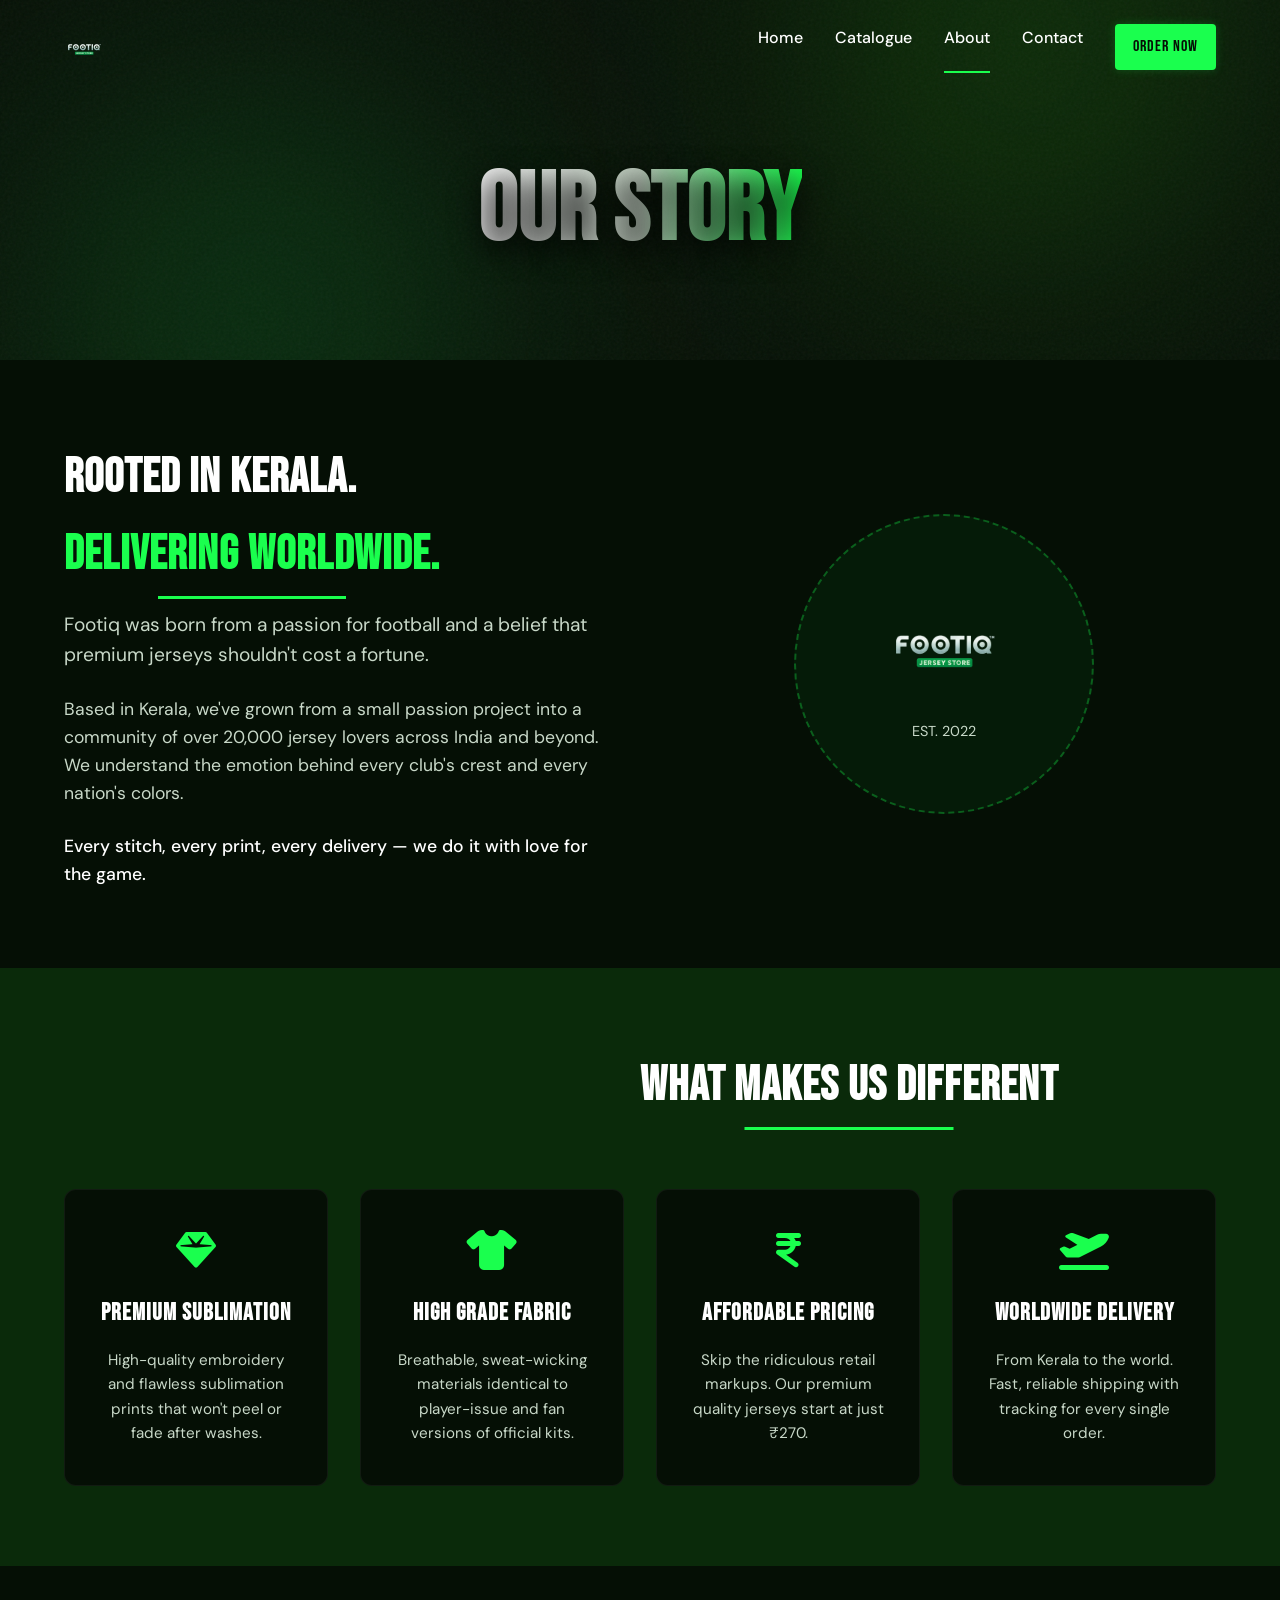
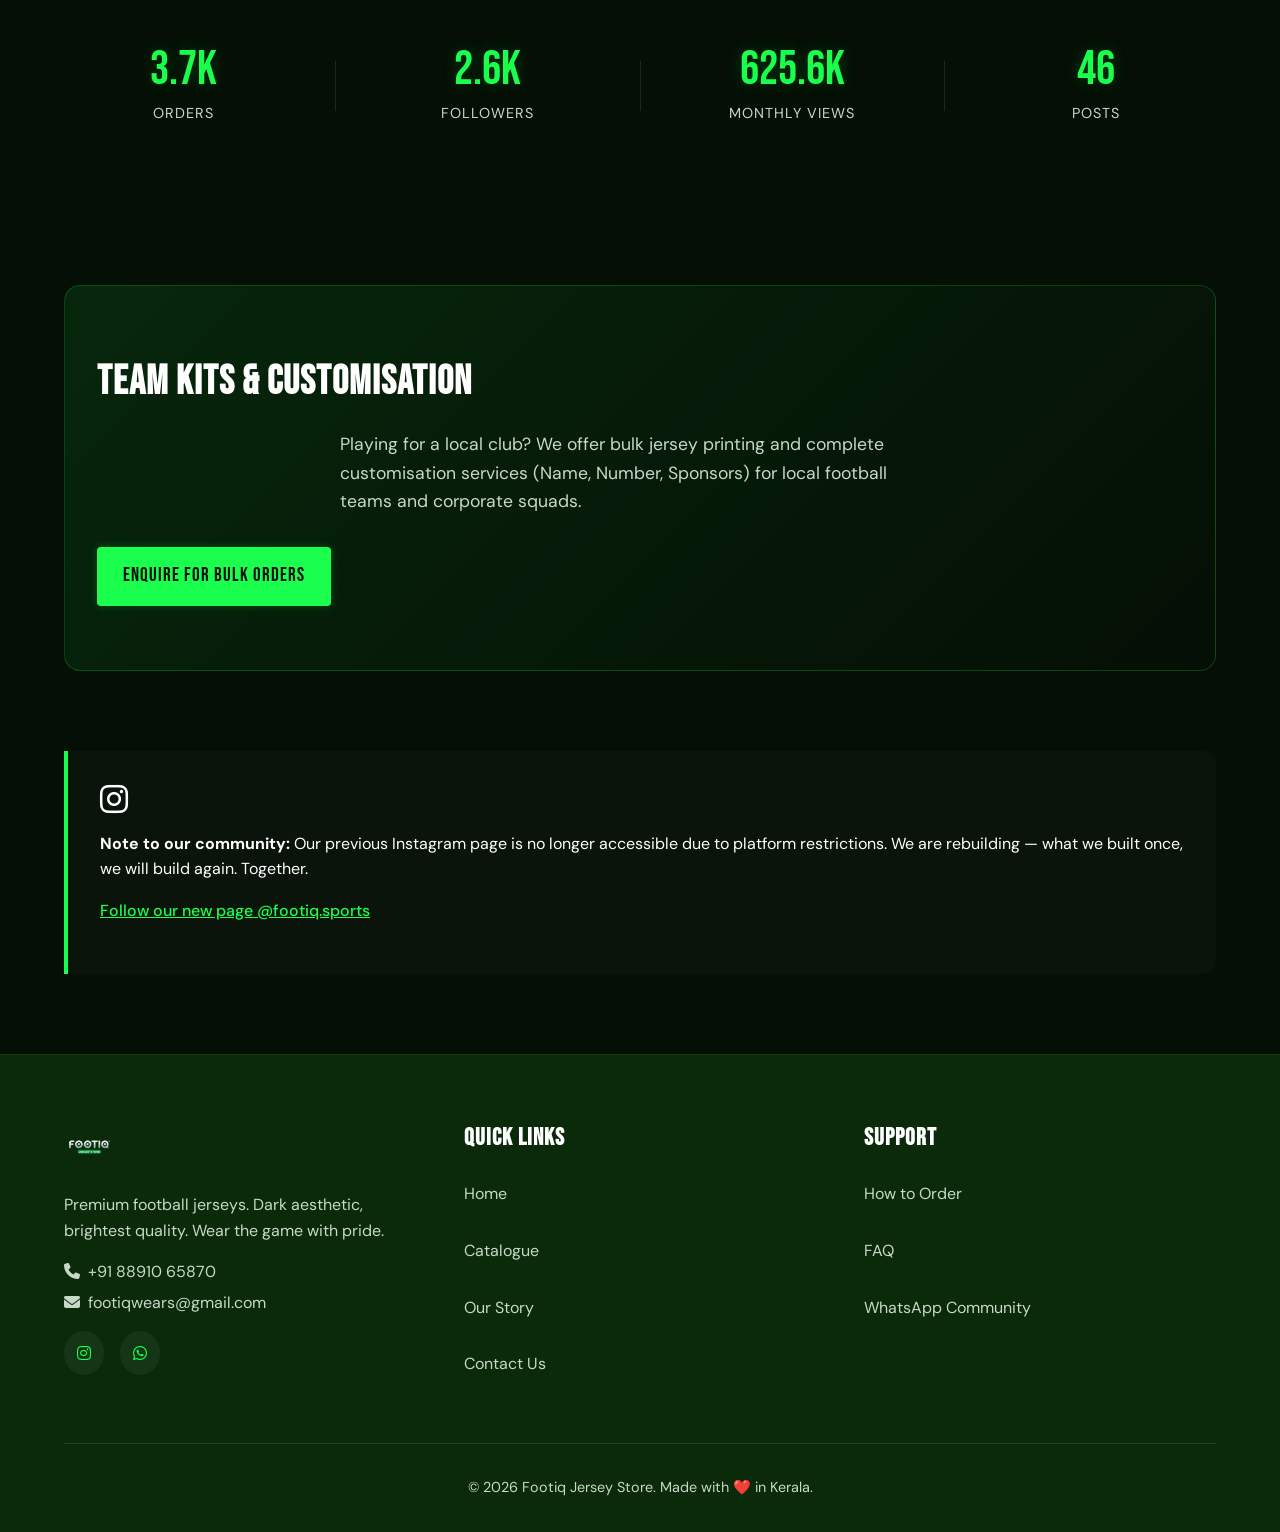
<file: about.html>
<!DOCTYPE html>
<html lang="en">
<head>
    <meta charset="UTF-8">
    <meta name="viewport" content="width=device-width, initial-scale=1.0">
    <title>About Us | Footiq Jersey Store</title>
    <meta name="description" content="Footiq was born from a passion for football. Based in Kerala, delivering premium jerseys worldwide since 2022.">
    <meta property="og:title" content="Our Story | Footiq">
    <meta property="og:description" content="Based in Kerala, we've grown from a small passion project into a community of over 20,000 jersey lovers.">
    <meta property="og:image" content="assets/logo.png">
    
    <link rel="icon" href="assets/logo.png" type="image/png">
    
    <link rel="preconnect" href="https://fonts.googleapis.com">
    <link rel="preconnect" href="https://fonts.gstatic.com" crossorigin>
    <link href="https://fonts.googleapis.com/css2?family=Bebas+Neue&family=DM+Sans:opsz,wght@9..40,400;9..40,500;9..40,600;9..40,700&display=swap" rel="stylesheet">
    <link rel="stylesheet" href="https://cdnjs.cloudflare.com/ajax/libs/font-awesome/6.4.0/css/all.min.css">
    <link rel="stylesheet" href="css/style.css">
</head>
<body>

    <!-- Navbar -->
    <nav class="navbar">
        <a href="index.html" class="nav-brand">
            <img src="assets/logo.png" alt="Footiq Jersey Store" class="nav-logo" style="height: 40px; object-fit: contain;">
        </a>
        <div class="hamburger">
            <span></span><span></span><span></span>
        </div>
        <div class="nav-links">
            <a href="index.html" class="nav-item">Home</a>
            <a href="catalogue.html" class="nav-item">Catalogue</a>
            <a href="about.html" class="nav-item active">About</a>
            <a href="contact.html" class="nav-item">Contact</a>
            <a href="https://wa.me/918891065870" target="_blank" class="btn btn-primary" style="padding: 0.5rem 1rem; font-size: 1rem;">Order Now</a>
        </div>
    </nav>

    <!-- Page Hero -->
    <header class="page-hero">
        <div class="aurora-bg"></div>
        <div class="noise-overlay"></div>
        <div class="container text-center reveal" style="position:relative; z-index:10;">
            <h1 class="hero-title" style="font-size: clamp(3rem, 8vw, 6rem);">OUR STORY</h1>
        </div>
    </header>

    <!-- Brand Story -->
    <section class="about-story section-padding">
        <div class="container">
            <div class="story-grid">
                <div class="story-text reveal" style="transition-delay: 0.1s;">
                    <h2 class="section-title" style="left:0; transform:none; text-align:left;">Rooted in Kerala.<br><span style="color:var(--color-aurora)">Delivering Worldwide.</span></h2>
                    <p style="font-size: 1.2rem; margin-bottom: 1.5rem; color: var(--text-secondary);">Footiq was born from a passion for football and a belief that premium jerseys shouldn't cost a fortune.</p>
                    <p style="font-size: 1.1rem; margin-bottom: 1.5rem; color: var(--text-secondary);">Based in Kerala, we've grown from a small passion project into a community of over 20,000 jersey lovers across India and beyond. We understand the emotion behind every club's crest and every nation's colors.</p>
                    <p style="font-size: 1.1rem; color: var(--text-primary); font-weight: 500;">Every stitch, every print, every delivery — we do it with love for the game.</p>
                </div>
                <div class="story-visual reveal" style="transition-delay: 0.3s;">
                    <div class="logo-circle">
                        <img src="assets/logo.png" alt="Footiq Jersey Store" style="height: 120px; object-fit: contain; margin-bottom: 1rem;">
                        <p style="font-size:0.9rem; color:var(--text-secondary);">EST. 2022</p>
                    </div>
                </div>
            </div>
        </div>
    </section>

    <!-- What Makes Us Different -->
    <section class="features section-padding" style="background: var(--bg-secondary);">
        <div class="container">
            <h2 class="section-title reveal">What Makes Us Different</h2>
            
            <div class="feature-grid">
                <div class="feature-card reveal" style="transition-delay: 0.1s;">
                    <i class="fa-solid fa-gem feature-icon"></i>
                    <h3>Premium Sublimation</h3>
                    <p>High-quality embroidery and flawless sublimation prints that won't peel or fade after washes.</p>
                </div>
                <div class="feature-card reveal" style="transition-delay: 0.2s;">
                    <i class="fa-solid fa-shirt feature-icon"></i>
                    <h3>High Grade Fabric</h3>
                    <p>Breathable, sweat-wicking materials identical to player-issue and fan versions of official kits.</p>
                </div>
                <div class="feature-card reveal" style="transition-delay: 0.3s;">
                    <i class="fa-solid fa-indian-rupee-sign feature-icon"></i>
                    <h3>Affordable Pricing</h3>
                    <p>Skip the ridiculous retail markups. Our premium quality jerseys start at just ₹270.</p>
                </div>
                <div class="feature-card reveal" style="transition-delay: 0.4s;">
                    <i class="fa-solid fa-plane-departure feature-icon"></i>
                    <h3>Worldwide Delivery</h3>
                    <p>From Kerala to the world. Fast, reliable shipping with tracking for every single order.</p>
                </div>
            </div>
        </div>
    </section>

    <!-- Journey Stats -->
    <section class="journey-stats section-padding">
        <div class="container stats-container reveal">
            <div class="stat-item">
                <span class="stat-number" data-target="20000" data-text="20K+">0</span>
                <span class="stat-label">Orders</span>
            </div>
            <div class="stat-divider"></div>
            <div class="stat-item">
                <span class="stat-number" data-target="14200" data-text="14.2K">0</span>
                <span class="stat-label">Followers</span>
            </div>
            <div class="stat-divider"></div>
            <div class="stat-item">
                <span class="stat-number" data-target="3400000" data-text="3.4M">0</span>
                <span class="stat-label">Monthly Views</span>
            </div>
            <div class="stat-divider"></div>
            <div class="stat-item">
                <span class="stat-number" data-target="247" data-text="247">0</span>
                <span class="stat-label">Posts</span>
            </div>
        </div>
    </section>

    <!-- Customisation Services -->
    <section class="customisation section-padding text-center">
        <div class="container">
            <div class="customisation-card reveal">
                <h2 class="heading-font" style="font-size: 2.5rem; margin-bottom: 1rem;">Team Kits & Customisation</h2>
                <p style="font-size: 1.1rem; color: var(--text-secondary); max-width: 600px; margin: 0 auto 2rem;">
                    Playing for a local club? We offer bulk jersey printing and complete customisation services (Name, Number, Sponsors) for local football teams and corporate squads.
                </p>
                <a href="https://wa.me/918891065870" target="_blank" class="btn btn-primary">Enquire for Bulk Orders</a>
            </div>
        </div>
    </section>

    <!-- Previous Page Notice -->
    <section class="notice-section section-padding" style="padding-top: 0;">
        <div class="container">
            <div class="notice-card reveal">
                <i class="fa-brands fa-instagram" style="font-size: 2rem; color: var(--text-primary); margin-bottom: 1rem;"></i>
                <p><strong>Note to our community:</strong> Our previous Instagram page is no longer accessible due to platform restrictions. We are rebuilding — what we built once, we will build again. Together.</p>
                <a href="https://www.instagram.com/footiq.sports/" target="_blank" style="color: var(--color-aurora); font-weight: 500; text-decoration: underline; margin-top: 1rem; display: inline-block;">Follow our new page @footiq.sports</a>
            </div>
        </div>
    </section>

    <!-- Footer -->
    <footer class="footer">
        <div class="container">
            <div class="footer-content">
                <div class="footer-col" style="flex: 2;">
                    <img src="assets/logo.png" alt="Footiq Jersey Store" style="height: 50px; object-fit: contain; margin-bottom: 1rem;">
                    <p>Premium football jerseys. Dark aesthetic, brightest quality. Wear the game with pride.</p>
                    <div style="margin-top: 1rem; color: var(--text-secondary);">
                        <p style="margin-bottom: 0.3rem;"><a href="tel:+918891065870"><i class="fa-solid fa-phone" style="width:20px;"></i> +91 88910 65870</a></p>
                        <p><a href="mailto:footiqwears@gmail.com"><i class="fa-solid fa-envelope" style="width:20px;"></i> footiqwears@gmail.com</a></p>
                    </div>
                    <div class="social-links">
                        <a href="https://www.instagram.com/footiq.sports/" target="_blank" class="social-icon"><i class="fa-brands fa-instagram"></i></a>
                        <a href="https://wa.me/918891065870" target="_blank" class="social-icon"><i class="fa-brands fa-whatsapp"></i></a>
                    </div>
                </div>
                
                <div class="footer-col">
                    <h3>Quick Links</h3>
                    <div class="footer-links">
                        <a href="index.html">Home</a>
                        <a href="catalogue.html">Catalogue</a>
                        <a href="about.html">Our Story</a>
                        <a href="contact.html">Contact Us</a>
                    </div>
                </div>
                
                <div class="footer-col">
                    <h3>Support</h3>
                    <div class="footer-links">
                        <a href="contact.html">How to Order</a>
                        <a href="contact.html">FAQ</a>
                        <a href="https://chat.whatsapp.com/EzghZ6xaZ2uLqM0MJuioJd" target="_blank">WhatsApp Community</a>
                    </div>
                </div>
            </div>
            
            <div class="footer-bottom">
                <p>&copy; 2026 Footiq Jersey Store. Made with ❤️ in Kerala.</p>
            </div>
        </div>
    </footer>

    <!-- JS -->
    <script src="js/main.js"></script>
</body>
</html>
</file>
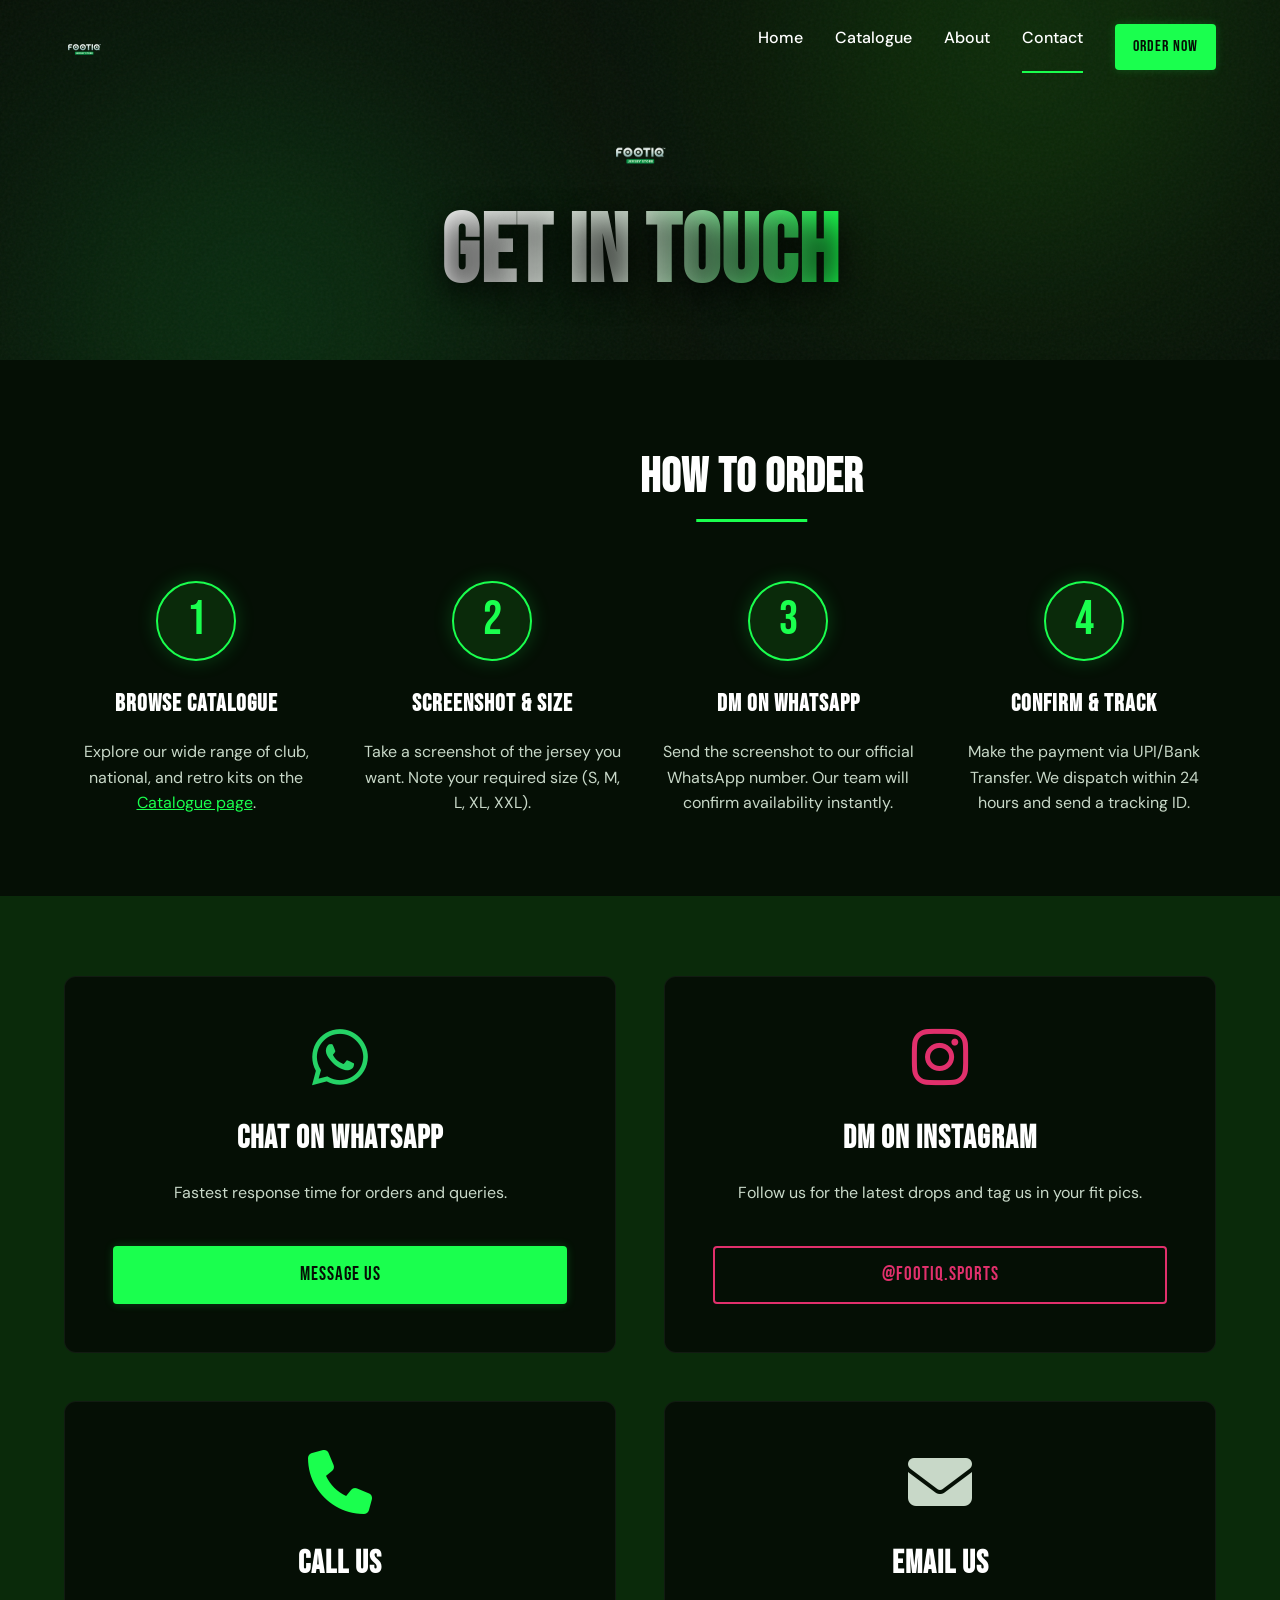
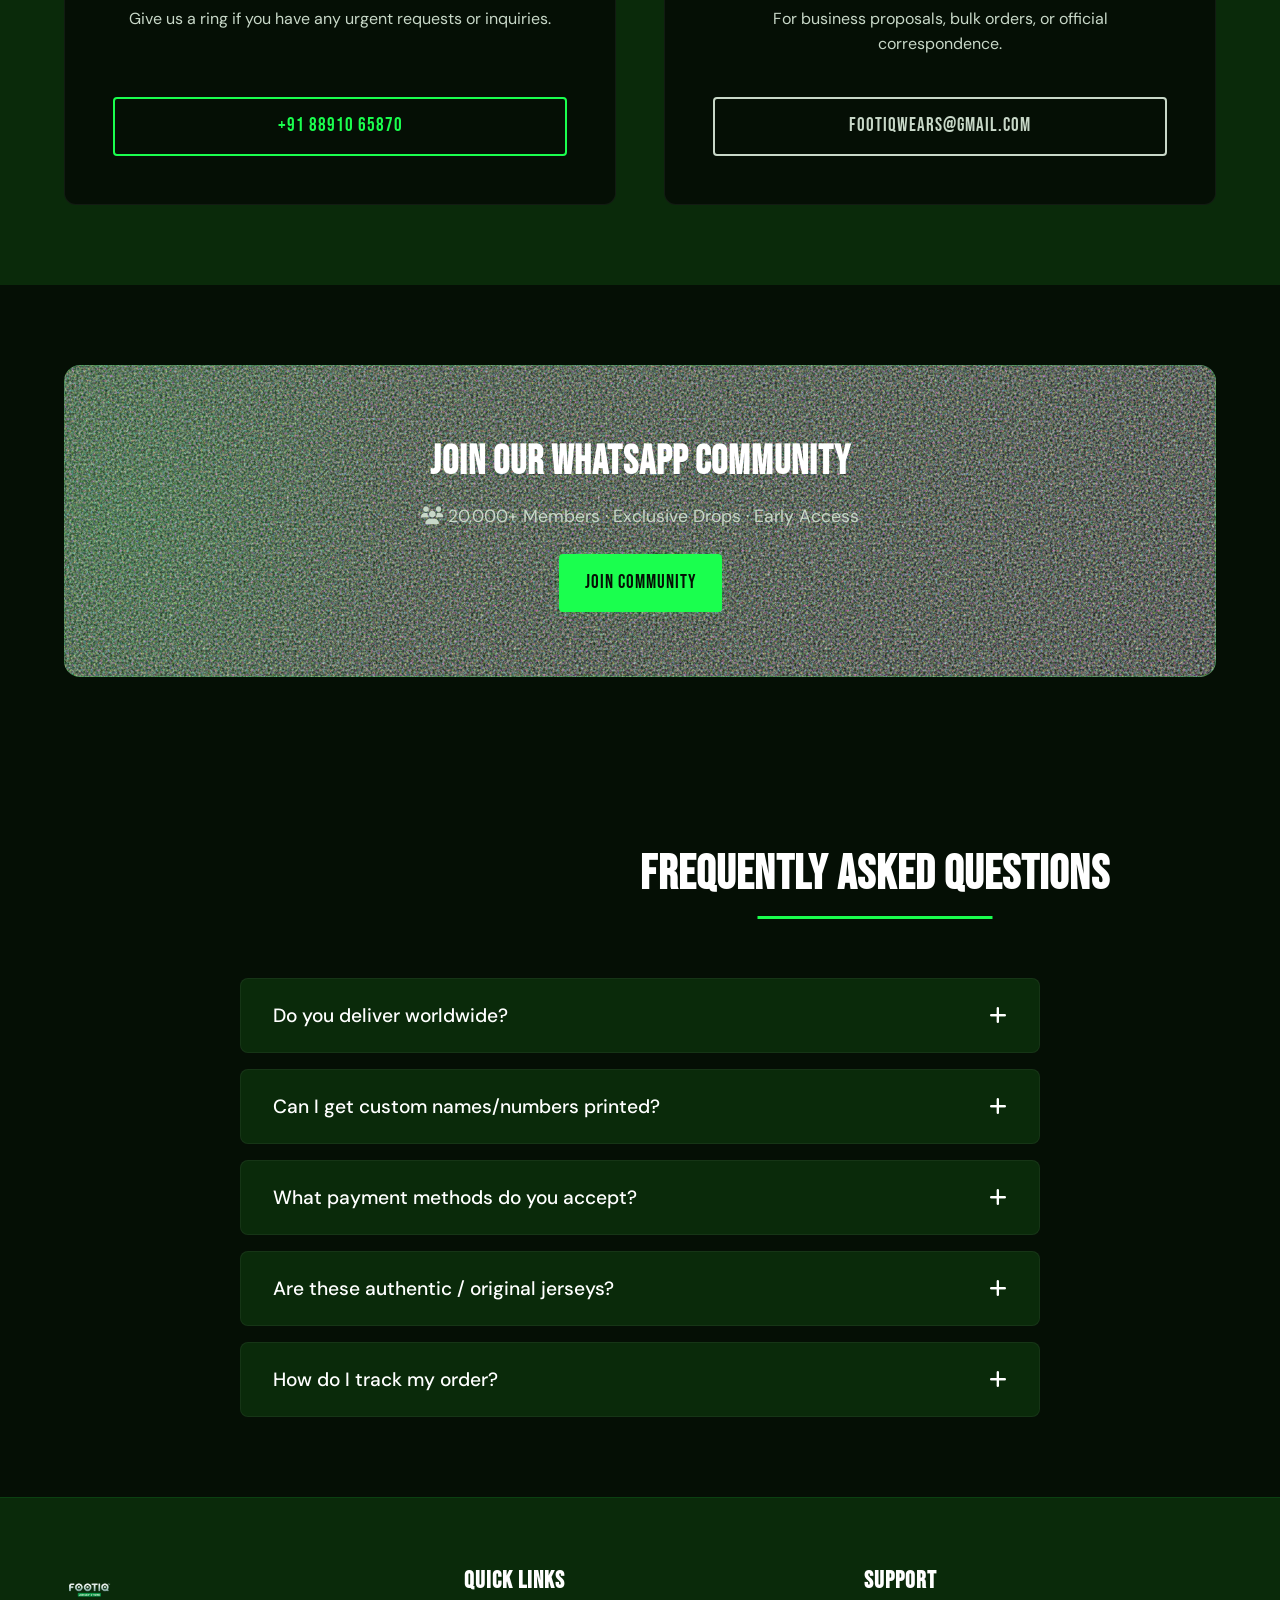
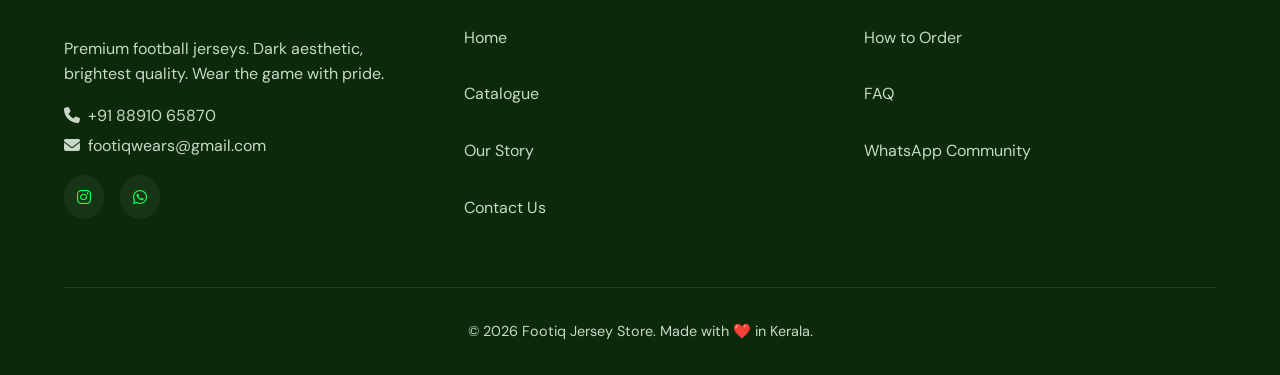
<file: contact.html>
<!DOCTYPE html>
<html lang="en">
<head>
    <meta charset="UTF-8">
    <meta name="viewport" content="width=device-width, initial-scale=1.0">
    <title>Contact & How to Order | Footiq Jersey Store</title>
    <meta name="description" content="Learn how to order premium jerseys from Footiq via WhatsApp. Worldwide delivery, top grade fabric. Join our community.">
    <meta property="og:title" content="Contact Us | Footiq">
    <meta property="og:image" content="assets/logo.png">
    
    <link rel="icon" href="assets/logo.png" type="image/png">
    
    <link rel="preconnect" href="https://fonts.googleapis.com">
    <link rel="preconnect" href="https://fonts.gstatic.com" crossorigin>
    <link href="https://fonts.googleapis.com/css2?family=Bebas+Neue&family=DM+Sans:opsz,wght@9..40,400;9..40,500;9..40,600;9..40,700&display=swap" rel="stylesheet">
    <link rel="stylesheet" href="https://cdnjs.cloudflare.com/ajax/libs/font-awesome/6.4.0/css/all.min.css">
    <link rel="stylesheet" href="css/style.css">
</head>
<body>

    <!-- Navbar -->
    <nav class="navbar">
        <a href="index.html" class="nav-brand">
            <img src="assets/logo.png" alt="Footiq Jersey Store" class="nav-logo" style="height: 40px; object-fit: contain;">
        </a>
        <div class="hamburger">
            <span></span><span></span><span></span>
        </div>
        <div class="nav-links">
            <a href="index.html" class="nav-item">Home</a>
            <a href="catalogue.html" class="nav-item">Catalogue</a>
            <a href="about.html" class="nav-item">About</a>
            <a href="contact.html" class="nav-item active">Contact</a>
            <a href="https://wa.me/918891065870" target="_blank" class="btn btn-primary" style="padding: 0.5rem 1rem; font-size: 1rem;">Order Now</a>
        </div>
    </nav>

    <header class="page-hero">
        <div class="aurora-bg"></div>
        <div class="noise-overlay"></div>
        <div class="container text-center reveal" style="position:relative; z-index:10;">
            <img src="assets/logo.png" alt="Footiq Jersey Store" style="height: 60px; object-fit: contain; margin-bottom: 1rem;">
            <h1 class="hero-title" style="font-size: clamp(3rem, 8vw, 6rem);">GET IN TOUCH</h1>
        </div>
    </header>

    <!-- How to Order -->
    <section class="order-guide section-padding">
        <div class="container">
            <h2 class="section-title reveal">How to Order</h2>
            
            <div class="order-grid">
                <div class="order-step-block reveal" style="transition-delay: 0.1s;">
                    <div class="step-num">1</div>
                    <div class="step-content">
                        <h3>Browse Catalogue</h3>
                        <p>Explore our wide range of club, national, and retro kits on the <a href="catalogue.html" style="color:var(--color-aurora); text-decoration:underline;">Catalogue page</a>.</p>
                    </div>
                </div>
                
                <div class="order-step-block reveal" style="transition-delay: 0.2s;">
                    <div class="step-num">2</div>
                    <div class="step-content">
                        <h3>Screenshot & Size</h3>
                        <p>Take a screenshot of the jersey you want. Note your required size (S, M, L, XL, XXL).</p>
                    </div>
                </div>
                
                <div class="order-step-block reveal" style="transition-delay: 0.3s;">
                    <div class="step-num">3</div>
                    <div class="step-content">
                        <h3>DM on WhatsApp</h3>
                        <p>Send the screenshot to our official WhatsApp number. Our team will confirm availability instantly.</p>
                    </div>
                </div>
                
                <div class="order-step-block reveal" style="transition-delay: 0.4s;">
                    <div class="step-num">4</div>
                    <div class="step-content">
                        <h3>Confirm & Track</h3>
                        <p>Make the payment via UPI/Bank Transfer. We dispatch within 24 hours and send a tracking ID.</p>
                    </div>
                </div>
            </div>
        </div>
    </section>

    <!-- Contact Cards -->
    <section class="contact-cards-section section-padding" style="background: var(--bg-secondary);">
        <div class="container">
            <div class="contact-card-grid">
                <!-- WhatsApp -->
                <a href="https://wa.me/918891065870" target="_blank" class="contact-card reveal" style="transition-delay: 0.1s;">
                    <i class="fa-brands fa-whatsapp contact-icon" style="color:#25D366;"></i>
                    <h3>Chat on WhatsApp</h3>
                    <p>Fastest response time for orders and queries.</p>
                    <span class="btn btn-primary" style="margin-top: 1rem; width:100%;">Message Us</span>
                </a>
                
                <!-- Instagram -->
                <a href="https://www.instagram.com/footiq.sports/" target="_blank" class="contact-card reveal" style="transition-delay: 0.2s;">
                    <i class="fa-brands fa-instagram contact-icon" style="color:#E1306C;"></i>
                    <h3>DM on Instagram</h3>
                    <p>Follow us for the latest drops and tag us in your fit pics.</p>
                    <span class="btn btn-outline" style="margin-top: 1rem; width:100%; border-color:#E1306C; color:#E1306C;">@footiq.sports</span>
                </a>
                
                <!-- Phone -->
                <a href="tel:+918891065870" class="contact-card reveal" style="transition-delay: 0.3s;">
                    <i class="fa-solid fa-phone contact-icon" style="color:var(--color-aurora);"></i>
                    <h3>Call Us</h3>
                    <p>Give us a ring if you have any urgent requests or inquiries.</p>
                    <span class="btn btn-outline" style="margin-top: 1rem; width:100%;">+91 88910 65870</span>
                </a>

                <!-- Email -->
                <a href="mailto:footiqwears@gmail.com" class="contact-card reveal" style="transition-delay: 0.4s;">
                    <i class="fa-solid fa-envelope contact-icon" style="color:#c8d8c8;"></i>
                    <h3>Email Us</h3>
                    <p>For business proposals, bulk orders, or official correspondence.</p>
                    <span class="btn btn-outline" style="margin-top: 1rem; width:100%; border-color:#c8d8c8; color:#c8d8c8;">footiqwears@gmail.com</span>
                </a>
            </div>
        </div>
    </section>

    <!-- Community Banner -->
    <section class="community-banner section-padding">
        <div class="container">
            <div class="community-card reveal">
                <div class="community-content">
                    <h2 class="heading-font" style="font-size: 2.5rem; margin-bottom: 0.5rem;">Join Our WhatsApp Community</h2>
                    <p style="color: var(--text-secondary); margin-bottom: 1.5rem; font-size: 1.1rem;"><i class="fa-solid fa-users"></i> 20,000+ Members · Exclusive Drops · Early Access</p>
                    <a href="https://chat.whatsapp.com/EzghZ6xaZ2uLqM0MJuioJd" target="_blank" class="btn btn-primary">Join Community</a>
                </div>
            </div>
        </div>
    </section>

    <!-- FAQ Accordion -->
    <section class="faq-section section-padding">
        <div class="container" style="max-width: 800px;">
            <h2 class="section-title reveal">Frequently Asked Questions</h2>
            
            <div class="faq-accordion reveal">
                
                <div class="faq-item">
                    <button class="faq-question">
                        <span>Do you deliver worldwide?</span>
                        <i class="fa-solid fa-plus"></i>
                    </button>
                    <div class="faq-answer">
                        <p>Yes, we ship globally! Delivery within India usually takes 3-7 working days. International shipping times vary depending on the destination (typically 7-14 days).</p>
                    </div>
                </div>
                
                <div class="faq-item">
                    <button class="faq-question">
                        <span>Can I get custom names/numbers printed?</span>
                        <i class="fa-solid fa-plus"></i>
                    </button>
                    <div class="faq-answer">
                        <p>Absolutely. We offer premium player namesets and personal customisation for a small additional cost. Just mention your requirement when ordering on WhatsApp.</p>
                    </div>
                </div>
                
                <div class="faq-item">
                    <button class="faq-question">
                        <span>What payment methods do you accept?</span>
                        <i class="fa-solid fa-plus"></i>
                    </button>
                    <div class="faq-answer">
                        <p>For Indian customers, we accept UPI, Google Pay, PhonePe, and IMPS/Bank Transfers. For international orders, we accept PayPal and standard international cards.</p>
                    </div>
                </div>
                
                <div class="faq-item">
                    <button class="faq-question">
                        <span>Are these authentic / original jerseys?</span>
                        <i class="fa-solid fa-plus"></i>
                    </button>
                    <div class="faq-answer">
                        <p>We provide the highest quality 1:1 premium master copies (both fan and player versions). They feature the exact same fabric, embroidery, and tags as the official retail versions, but at a fraction of the cost.</p>
                    </div>
                </div>
                
                <div class="faq-item">
                    <button class="faq-question">
                        <span>How do I track my order?</span>
                        <i class="fa-solid fa-plus"></i>
                    </button>
                    <div class="faq-answer">
                        <p>Once your order is dispatched (usually within 24-48 hours), we will send you a tracking link and waybill number directly on WhatsApp.</p>
                    </div>
                </div>

            </div>
        </div>
    </section>

    <!-- Footer -->
    <footer class="footer">
        <div class="container">
            <div class="footer-content">
                <div class="footer-col" style="flex: 2;">
                    <img src="assets/logo.png" alt="Footiq Jersey Store" style="height: 50px; object-fit: contain; margin-bottom: 1rem;">
                    <p>Premium football jerseys. Dark aesthetic, brightest quality. Wear the game with pride.</p>
                    <div style="margin-top: 1rem; color: var(--text-secondary);">
                        <p style="margin-bottom: 0.3rem;"><a href="tel:+918891065870"><i class="fa-solid fa-phone" style="width:20px;"></i> +91 88910 65870</a></p>
                        <p><a href="mailto:footiqwears@gmail.com"><i class="fa-solid fa-envelope" style="width:20px;"></i> footiqwears@gmail.com</a></p>
                    </div>
                    <div class="social-links">
                        <a href="https://www.instagram.com/footiq.sports/" target="_blank" class="social-icon"><i class="fa-brands fa-instagram"></i></a>
                        <a href="https://wa.me/918891065870" target="_blank" class="social-icon"><i class="fa-brands fa-whatsapp"></i></a>
                    </div>
                </div>
                
                <div class="footer-col">
                    <h3>Quick Links</h3>
                    <div class="footer-links">
                        <a href="index.html">Home</a>
                        <a href="catalogue.html">Catalogue</a>
                        <a href="about.html">Our Story</a>
                        <a href="contact.html">Contact Us</a>
                    </div>
                </div>
                
                <div class="footer-col">
                    <h3>Support</h3>
                    <div class="footer-links">
                        <a href="contact.html">How to Order</a>
                        <a href="contact.html">FAQ</a>
                        <a href="https://chat.whatsapp.com/EzghZ6xaZ2uLqM0MJuioJd" target="_blank">WhatsApp Community</a>
                    </div>
                </div>
            </div>
            
            <div class="footer-bottom">
                <p>&copy; 2026 Footiq Jersey Store. Made with ❤️ in Kerala.</p>
            </div>
        </div>
    </footer>

    <!-- JS -->
    <script src="js/main.js"></script>
    <script>
        document.addEventListener('DOMContentLoaded', () => {
            const faqQuestions = document.querySelectorAll('.faq-question');
            
            faqQuestions.forEach(btn => {
                btn.addEventListener('click', () => {
                    const answer = btn.nextElementSibling;
                    const icon = btn.querySelector('i');
                    const isOpen = btn.classList.contains('active');
                    
                    // Close all
                    faqQuestions.forEach(b => {
                        b.classList.remove('active');
                        b.nextElementSibling.style.maxHeight = null;
                        b.querySelector('i').className = 'fa-solid fa-plus';
                    });
                    
                    // Open clicked if it wasn't open
                    if (!isOpen) {
                        btn.classList.add('active');
                        answer.style.maxHeight = answer.scrollHeight + "px";
                        icon.className = 'fa-solid fa-minus';
                    }
                });
            });
        });
    </script>
</body>
</html>
</file>
<file: css/style.css>
@import url('https://fonts.googleapis.com/css2?family=Bebas+Neue&family=DM+Sans:opsz,wght@9..40,400;9..40,500;9..40,600;9..40,700&display=swap');

:root {
  /* Colors */
  --bg-primary: #050f05;
  --bg-secondary: #0a2a0a;
  --color-aurora: #1aff4e;
  --color-accent: #39ff14;
  --text-primary: #ffffff;
  --text-secondary: #c8d8c8;
  
  /* Fonts */
  --font-heading: 'Bebas Neue', sans-serif;
  --font-body: 'DM Sans', sans-serif;

  /* Transitions */
  --transition-fast: 0.2s ease;
  --transition-normal: 0.3s ease;
  --transition-slow: 0.5s ease;
  --transition-bounce: 0.4s cubic-bezier(0.175, 0.885, 0.32, 1.275);
}

* {
  margin: 0;
  padding: 0;
  box-sizing: border-box;
}

html {
  scroll-behavior: smooth;
}

body {
  font-family: var(--font-body);
  background-color: var(--bg-primary);
  color: var(--text-primary);
  line-height: 1.6;
  overflow-x: hidden;
}

/* Typography */
h1, h2, h3, h4, h5, h6, .heading-font {
  font-family: var(--font-heading);
  text-transform: uppercase;
  letter-spacing: 1px;
}

a {
  text-decoration: none;
  color: inherit;
  transition: color var(--transition-fast);
}

ul {
  list-style: none;
}

/* Buttons */
.btn {
  display: inline-flex;
  align-items: center;
  justify-content: center;
  gap: 0.5rem;
  padding: 0.75rem 1.5rem;
  font-family: var(--font-heading);
  font-size: 1.2rem;
  letter-spacing: 1px;
  border-radius: 4px;
  cursor: pointer;
  transition: all var(--transition-normal);
  border: 2px solid transparent;
  text-transform: uppercase;
}

.btn-primary {
  background-color: var(--color-aurora);
  color: var(--bg-primary);
  box-shadow: 0 0 10px rgba(26, 255, 78, 0.2);
}

.btn-primary:hover {
  background-color: var(--color-accent);
  box-shadow: 0 0 20px rgba(57, 255, 20, 0.5);
  transform: translateY(-2px);
}

.btn-outline {
  background-color: transparent;
  border-color: var(--color-aurora);
  color: var(--color-aurora);
}

.btn-outline:hover {
  background-color: rgba(26, 255, 78, 0.1);
  box-shadow: 0 0 15px rgba(26, 255, 78, 0.3);
  transform: translateY(-2px);
}

/* Navbar */
.navbar {
  position: fixed;
  top: 0;
  left: 0;
  width: 100%;
  padding: 1.5rem 5%;
  display: flex;
  justify-content: space-between;
  align-items: center;
  z-index: 1000;
  transition: all var(--transition-normal);
  background: transparent;
}

.navbar.scrolled {
  padding: 1rem 5%;
  background: rgba(5, 15, 5, 0.85);
  backdrop-filter: blur(12px);
  -webkit-backdrop-filter: blur(12px);
  border-bottom: 1px solid rgba(26, 255, 78, 0.1);
}

.nav-brand {
  display: flex;
  align-items: center;
}

.nav-logo {
  height: 40px;
  object-fit: contain;
}

/* For now, text fallback since we don't have the logo image */
.nav-brand-text {
  font-family: var(--font-heading);
  font-size: 2rem;
  color: var(--text-secondary); /* silver/chrome */
  display: flex;
  align-items: center;
  gap: 0.5rem;
}

.nav-brand-text .badge {
  background-color: var(--color-aurora);
  color: var(--bg-primary);
  font-size: 0.8rem;
  padding: 0.2rem 0.5rem;
  border-radius: 20px;
  letter-spacing: 0.5px;
}

.nav-links {
  display: flex;
  align-items: center;
  gap: 2rem;
}

.nav-links a.nav-item {
  font-weight: 500;
  font-size: 1rem;
  position: relative;
}

.nav-links a.nav-item::after {
  content: '';
  position: absolute;
  bottom: -4px;
  left: 0;
  width: 0%;
  height: 2px;
  background-color: var(--color-aurora);
  transition: width var(--transition-normal);
}

.nav-links a.nav-item:hover::after,
.nav-links a.nav-item.active::after {
  width: 100%;
}

.nav-links a.nav-item:hover {
  color: var(--color-aurora);
}

.hamburger {
  display: none;
  flex-direction: column;
  gap: 4px;
  cursor: pointer;
}

.hamburger span {
  width: 25px;
  height: 2px;
  background-color: var(--text-primary);
  transition: all var(--transition-fast);
}

/* Footer */
.footer {
  background-color: var(--bg-secondary);
  padding: 4rem 5% 2rem;
  border-top: 1px solid rgba(26, 255, 78, 0.1);
}

.footer-content {
  display: grid;
  grid-template-columns: repeat(auto-fit, minmax(200px, 1fr));
  gap: 3rem;
  margin-bottom: 3rem;
}

.footer-col h3 {
  font-size: 1.5rem;
  margin-bottom: 1.5rem;
  color: var(--text-primary);
}

.footer-col p {
  color: var(--text-secondary);
  margin-bottom: 1rem;
}

.footer-links {
  display: flex;
  flex-direction: column;
  gap: 0.8rem;
}

.footer-links a {
  color: var(--text-secondary);
}

.footer-links a:hover {
  color: var(--color-aurora);
  padding-left: 5px;
}

.social-links {
  display: flex;
  gap: 1rem;
  margin-top: 1rem;
}

.social-icon {
  display: flex;
  align-items: center;
  justify-content: center;
  width: 40px;
  height: 40px;
  border-radius: 50%;
  background-color: rgba(255, 255, 255, 0.05);
  color: var(--color-aurora);
  transition: all var(--transition-normal);
}

.social-icon:hover {
  background-color: var(--color-aurora);
  color: var(--bg-primary);
  transform: translateY(-3px);
  box-shadow: 0 5px 15px rgba(26, 255, 78, 0.3);
}

.footer-bottom {
  text-align: center;
  padding-top: 2rem;
  border-top: 1px solid rgba(255, 255, 255, 0.1);
  color: var(--text-secondary);
  font-size: 0.9rem;
}

/* Animation Utilities */
.reveal {
  opacity: 0;
  transform: translateY(30px);
  transition: all 0.8s cubic-bezier(0.5, 0, 0, 1);
}

.reveal.visible {
  opacity: 1;
  transform: translateY(0);
}

/* Background Aurora Animation */
.aurora-bg {
  position: absolute;
  top: 0;
  left: 0;
  width: 100%;
  height: 100%;
  overflow: hidden;
  z-index: -1;
  background: var(--bg-primary);
}

.aurora-bg::before,
.aurora-bg::after {
  content: '';
  position: absolute;
  width: 60vw;
  height: 60vw;
  border-radius: 50%;
  filter: blur(80px);
  mix-blend-mode: screen;
  animation: aurora-pulse 8s infinite alternate ease-in-out;
  opacity: 0.15;
}

.aurora-bg::before {
  top: -20%;
  left: -10%;
  background: radial-gradient(circle, var(--color-aurora) 0%, transparent 70%);
}

.aurora-bg::after {
  bottom: -20%;
  right: -10%;
  background: radial-gradient(circle, var(--color-accent) 0%, transparent 70%);
  animation-delay: -4s;
}

@keyframes aurora-pulse {
  0% { transform: scale(1) translate(0, 0); }
  50% { transform: scale(1.1) translate(5%, 5%); }
  100% { transform: scale(0.9) translate(-5%, -5%); }
}

.section-padding {
  padding: 5rem 5%;
}

.section-title {
  text-align: center;
  font-size: 3rem;
  margin-bottom: 1rem;
  position: relative;
  display: inline-block;
  left: 50%;
  transform: translateX(-50%);
}

.section-title::after {
  content: '';
  position: absolute;
  bottom: -5px;
  left: 50%;
  transform: translateX(-50%);
  width: 50%;
  height: 3px;
  background-color: var(--color-aurora);
}

/* Layout Utilities */
.container {
  max-width: 1400px;
  margin: 0 auto;
}

/* Form Elements */
input {
  font-family: var(--font-body);
}

/* Media Queries */
@media screen and (max-width: 768px) {
  .hamburger {
    display: flex;
  }
  
  .nav-links {
    position: absolute;
    top: 100%;
    left: 0;
    width: 100%;
    background: rgba(5, 15, 5, 0.95);
    backdrop-filter: blur(12px);
    flex-direction: column;
    padding: 2rem 5%;
    clip-path: polygon(0 0, 100% 0, 100% 0, 0 0);
    transition: clip-path var(--transition-normal);
  }
  
  .nav-links.active {
    clip-path: polygon(0 0, 100% 0, 100% 100%, 0 100%);
  }
  
  .nav-brand-text {
    font-size: 1.5rem;
  }
  
  .section-title {
    font-size: 2.5rem;
  }
}

/* ------------------------------------- */
/* HOME PAGE SPECIFIC STYLES             */
/* ------------------------------------- */

/* Hero Section */
.hero {
  position: relative;
  height: 100vh;
  min-height: 600px;
  display: flex;
  align-items: center;
  justify-content: center;
  text-align: center;
  padding: 0 5%;
}

.noise-overlay {
  position: absolute;
  top: 0;
  left: 0;
  width: 100%;
  height: 100%;
  background-image: url("data:image/svg+xml,%3Csvg viewBox='0 0 200 200' xmlns='http://www.w3.org/2000/svg'%3E%3Cfilter id='noiseFilter'%3E%3CfeTurbulence type='fractalNoise' baseFrequency='0.65' numOctaves='3' stitchTiles='stitch'/%3E%3C/filter%3E%3Crect width='100%25' height='100%25' filter='url(%23noiseFilter)'/%3E%3C/svg%3E");
  opacity: 0.05;
  pointer-events: none;
  z-index: 0;
}

.hero-content {
  position: relative;
  z-index: 10;
  max-width: 800px;
}

.hero-title {
  font-size: clamp(4rem, 10vw, 8rem);
  line-height: 1;
  margin-bottom: 1rem;
  text-shadow: 0 10px 30px rgba(0,0,0,0.8);
  background: linear-gradient(to right, #fff, #c8d8c8, var(--color-aurora));
  -webkit-background-clip: text;
  background-clip: text;
  -webkit-text-fill-color: transparent;
}

.hero-subtitle {
  font-size: clamp(1.2rem, 3vw, 1.8rem);
  color: var(--text-secondary);
  margin-bottom: 2.5rem;
  font-weight: 500;
  text-shadow: 0 2px 10px rgba(0,0,0,0.8);
}

.hero-ctas {
  display: flex;
  gap: 1.5rem;
  justify-content: center;
  flex-wrap: wrap;
}

/* Stats Bar */
.stats-bar {
  background: var(--bg-secondary);
  border-top: 1px solid rgba(26,255,78,0.1);
  border-bottom: 1px solid rgba(26,255,78,0.1);
  padding: 2rem 5%;
}

.stats-container {
  display: flex;
  justify-content: space-between;
  align-items: center;
  flex-wrap: wrap;
  gap: 2rem;
}

.stat-item {
  display: flex;
  flex-direction: column;
  align-items: center;
  flex: 1;
  min-width: 150px;
}

.stat-number, .stat-value, .stat-icon {
  font-family: var(--font-heading);
  font-size: 3rem;
  color: var(--color-aurora);
  line-height: 1;
  margin-bottom: 0.5rem;
  text-shadow: 0 0 15px rgba(26,255,78,0.2);
}

.stat-label {
  font-size: 0.9rem;
  color: var(--text-secondary);
  text-transform: uppercase;
  letter-spacing: 1px;
}

.stat-divider {
  width: 1px;
  height: 50px;
  background: rgba(255,255,255,0.1);
}

@media screen and (max-width: 768px) {
  .stats-container {
    gap: 1rem;
  }
  .stat-divider {
    display: none;
  }
  .stat-item {
    min-width: 45%;
    margin-bottom: 1rem;
  }
}

/* Featured Categories */
.category-grid {
  display: grid;
  grid-template-columns: repeat(3, 1fr);
  gap: 2rem;
  margin-top: 3rem;
}

@media screen and (max-width: 992px) {
  .category-grid {
    grid-template-columns: repeat(2, 1fr);
  }
}

@media screen and (max-width: 576px) {
  .category-grid {
    grid-template-columns: 1fr;
  }
}

.category-card {
  position: relative;
  height: 300px;
  border-radius: 12px;
  overflow: hidden;
  text-decoration: none;
  transition: all var(--transition-bounce);
  border: 1px solid rgba(255,255,255,0.05);
}

.category-bg {
  position: absolute;
  top: 0;
  left: 0;
  width: 100%;
  height: 100%;
  background-size: cover;
  background-position: center;
  transition: transform 0.8s ease;
  background-color: #111; /* Fallback */
}

.category-overlay {
  position: absolute;
  top: 0;
  left: 0;
  width: 100%;
  height: 100%;
  background: linear-gradient(to top, rgba(5,15,5,0.9) 0%, rgba(5,15,5,0.2) 100%);
  transition: opacity var(--transition-normal);
}

.category-name {
  position: absolute;
  bottom: 20px;
  left: 20px;
  color: #fff;
  font-size: 2rem;
  z-index: 2;
  transition: transform var(--transition-normal);
}

.category-card:hover {
  transform: translateY(-10px);
  box-shadow: 0 10px 30px rgba(26,255,78,0.2);
  border-color: rgba(26,255,78,0.3);
}

.category-card:hover .category-bg {
  transform: scale(1.05);
}

.category-card:hover .category-name {
  transform: translateY(-5px);
  color: var(--color-aurora);
}

/* About Snippet */
.about-card {
  background: var(--bg-secondary);
  border-radius: 16px;
  padding: 4rem;
  position: relative;
  overflow: hidden;
  border: 1px solid rgba(26,255,78,0.1);
}

.about-card::before {
  content: '';
  position: absolute;
  top: -50%;
  right: -20%;
  width: 50%;
  height: 200%;
  background: radial-gradient(circle, rgba(26,255,78,0.05) 0%, transparent 70%);
  transform: rotate(30deg);
}

.about-card-content {
  position: relative;
  z-index: 2;
  max-width: 600px;
}

.about-card-content p {
  font-size: 1.1rem;
  color: var(--text-secondary);
  margin-bottom: 2rem;
}

@media screen and (max-width: 768px) {
  .about-card {
    padding: 2rem;
  }
}

/* Order Steps */
.steps-container {
  display: flex;
  align-items: center;
  justify-content: space-between;
  margin-top: 4rem;
  gap: 2rem;
}

.step-card {
  flex: 1;
  text-align: center;
  background: rgba(255,255,255,0.02);
  padding: 2.5rem 2rem;
  border-radius: 12px;
  border: 1px solid rgba(255,255,255,0.05);
  transition: transform var(--transition-normal);
}

.step-card:hover {
  transform: translateY(-5px);
  background: rgba(26,255,78,0.02);
  border-color: rgba(26,255,78,0.2);
}

.step-icon {
  font-size: 3rem;
  color: var(--color-aurora);
  margin-bottom: 1.5rem;
}

.step-card h3 {
  font-size: 1.5rem;
  margin-bottom: 1rem;
}

.step-card p {
  color: var(--text-secondary);
}

.step-arrow {
  font-size: 2rem;
  color: rgba(255,255,255,0.2);
}

@media screen and (max-width: 900px) {
  .steps-container {
    flex-direction: column;
  }
  .step-arrow {
    transform: rotate(90deg);
  }
}

/* Testimonials Marquee */
.marquee-container {
  background: var(--color-aurora);
  color: var(--bg-primary);
  padding: 1rem 0;
  overflow: hidden;
  position: relative;
  white-space: nowrap;
}

.marquee-content {
  display: inline-block;
  animation: marquee 20s linear infinite;
  font-family: var(--font-heading);
  font-size: 1.5rem;
  letter-spacing: 1px;
}

.marquee-content span {
  display: inline-flex;
  align-items: center;
  gap: 0.5rem;
  margin: 0 2rem;
}

.marquee-content span i {
  font-size: 1.2rem;
  color: var(--bg-primary) !important;
}

@keyframes marquee {
  0% { transform: translateX(0); }
  100% { transform: translateX(-50%); }
}

/* ------------------------------------- */
/* CATALOGUE PAGE SPECIFIC STYLES        */
/* ------------------------------------- */

.page-hero {
  position: relative;
  height: 40vh;
  min-height: 300px;
  display: flex;
  align-items: center;
  justify-content: center;
  text-align: center;
  padding-top: 80px; /* offset for navbar */
}

/* Filter Bar */
.filter-bar {
  position: sticky;
  top: 80px; /* Below navbar roughly */
  z-index: 100;
  background: rgba(5, 15, 5, 0.95);
  backdrop-filter: blur(12px);
  border-bottom: 1px solid rgba(26,255,78,0.1);
  padding: 1rem 0;
  transition: all var(--transition-fast);
}

.filter-container {
  display: flex;
  justify-content: space-between;
  align-items: center;
  gap: 1rem;
  flex-wrap: wrap;
}

.filter-pills {
  display: flex;
  gap: 0.8rem;
  overflow-x: auto;
  padding-bottom: 0.5rem;
  scrollbar-width: thin;
  scrollbar-color: var(--color-aurora) rgba(255,255,255,0.05);
  flex: 1;
}

.filter-pills::-webkit-scrollbar {
  height: 4px;
}
.filter-pills::-webkit-scrollbar-track {
  background: rgba(255,255,255,0.05);
}
.filter-pills::-webkit-scrollbar-thumb {
  background: var(--color-aurora);
  border-radius: 4px;
}

.filter-pill {
  background: rgba(255,255,255,0.05);
  border: 1px solid rgba(255,255,255,0.1);
  color: var(--text-primary);
  padding: 0.5rem 1rem;
  border-radius: 20px;
  cursor: pointer;
  white-space: nowrap;
  font-family: var(--font-body);
  transition: all var(--transition-fast);
}

.filter-pill:hover, .filter-pill.active {
  background: rgba(26,255,78,0.1);
  border-color: var(--color-aurora);
  color: var(--color-aurora);
  box-shadow: 0 0 10px rgba(26,255,78,0.2);
}

.search-box {
  position: relative;
  min-width: 250px;
}

.search-box i {
  position: absolute;
  left: 1rem;
  top: 50%;
  transform: translateY(-50%);
  color: var(--text-secondary);
}

.search-box input {
  width: 100%;
  background: rgba(255,255,255,0.05);
  border: 1px solid rgba(255,255,255,0.1);
  color: var(--text-primary);
  padding: 0.6rem 1rem 0.6rem 2.5rem;
  border-radius: 20px;
  transition: all var(--transition-fast);
  outline: none;
}

.search-box input:focus {
  border-color: var(--color-aurora);
  box-shadow: 0 0 10px rgba(26,255,78,0.1);
}

/* Jersey Grid */
.jersey-grid {
  display: grid;
  grid-template-columns: repeat(4, 1fr);
  gap: 2rem;
  margin-top: 2rem;
}

@media screen and (max-width: 1200px) {
  .jersey-grid {
    grid-template-columns: repeat(3, 1fr);
  }
}

@media screen and (max-width: 768px) {
  .jersey-grid {
    grid-template-columns: repeat(2, 1fr);
    gap: 1rem;
  }
}

@media screen and (max-width: 480px) {
  .jersey-grid {
    grid-template-columns: 1fr;
  }
}

.jersey-card {
  background: var(--bg-secondary);
  border-radius: 12px;
  overflow: hidden;
  border: 1px solid rgba(255,255,255,0.05);
  transition: all var(--transition-normal);
  position: relative;
  display: flex;
  flex-direction: column;
}

.jersey-card:hover {
  transform: translateY(-5px);
  border-color: var(--color-aurora);
  box-shadow: 0 10px 20px rgba(26,255,78,0.15);
}

.jersey-img-wrap {
  position: relative;
  width: 100%;
  padding-top: 120%; /* Aspect ratio */
  overflow: hidden;
  background: #111;
}

.jersey-img-wrap img {
  position: absolute;
  top: 0;
  left: 0;
  width: 100%;
  height: 100%;
  object-fit: cover;
  transition: transform 0.5s ease;
}

.jersey-card:hover .jersey-img-wrap img {
  transform: scale(1.05);
}

.jersey-badge {
  position: absolute;
  top: 10px;
  left: 10px;
  background: var(--color-aurora);
  color: var(--bg-primary);
  font-size: 0.75rem;
  font-weight: 700;
  padding: 0.2rem 0.6rem;
  border-radius: 20px;
  text-transform: uppercase;
  z-index: 2;
}

.jersey-info {
  padding: 1.5rem;
  display: flex;
  flex-direction: column;
  flex: 1;
}

.jersey-name {
  font-family: var(--font-heading);
  font-size: 1.5rem;
  margin-bottom: 0.5rem;
  color: var(--text-primary);
}

.jersey-price {
  color: var(--text-secondary);
  font-weight: 600;
  margin-bottom: 1rem;
  font-size: 1.1rem;
}

.jersey-order-btn {
  margin-top: auto;
  width: 100%;
  transform: translateY(20px);
  opacity: 0;
  transition: all var(--transition-normal);
}

.jersey-card:hover .jersey-order-btn {
  transform: translateY(0);
  opacity: 1;
}

/* Category Sections */
.category-section {
  margin-top: 4rem;
  padding-top: 2rem;
  border-top: 1px dashed rgba(255,255,255,0.1);
}

.category-section-title {
  font-family: var(--font-heading);
  font-size: 2.5rem;
  margin-bottom: 2rem;
  display: inline-block;
  border-bottom: 2px solid var(--color-aurora);
}

.empty-state {
  text-align: center;
  padding: 3rem;
  color: var(--text-secondary);
  font-size: 1.2rem;
}

/* ------------------------------------- */
/* ABOUT PAGE SPECIFIC STYLES            */
/* ------------------------------------- */

.story-grid {
  display: grid;
  grid-template-columns: 1fr 1fr;
  gap: 4rem;
  align-items: center;
}

@media screen and (max-width: 900px) {
  .story-grid {
    grid-template-columns: 1fr;
    text-align: center;
  }
}

.logo-circle {
  width: 300px;
  height: 300px;
  border-radius: 50%;
  background: rgba(26,255,78,0.05);
  border: 2px dashed rgba(26,255,78,0.3);
  display: flex;
  flex-direction: column;
  align-items: center;
  justify-content: center;
  margin: 0 auto;
  animation: slowSpin 20s linear infinite;
}

.logo-circle * {
  animation: slowSpinReverse 20s linear infinite;
}

@keyframes slowSpin {
  0% { transform: rotate(0deg); }
  100% { transform: rotate(360deg); }
}

@keyframes slowSpinReverse {
  0% { transform: rotate(0deg); }
  100% { transform: rotate(-360deg); }
}

.feature-grid {
  display: grid;
  grid-template-columns: repeat(4, 1fr);
  gap: 2rem;
  margin-top: 3rem;
}

@media screen and (max-width: 992px) {
  .feature-grid {
    grid-template-columns: repeat(2, 1fr);
  }
}

@media screen and (max-width: 576px) {
  .feature-grid {
    grid-template-columns: 1fr;
  }
}

.feature-card {
  background: var(--bg-primary);
  padding: 2.5rem 2rem;
  border-radius: 12px;
  text-align: center;
  border: 1px solid rgba(255,255,255,0.05);
  transition: transform var(--transition-normal);
}

.feature-card:hover {
  transform: translateY(-5px);
  border-color: rgba(26,255,78,0.2);
}

.feature-icon {
  font-size: 2.5rem;
  color: var(--color-aurora);
  margin-bottom: 1.5rem;
}

.feature-card h3 {
  font-size: 1.5rem;
  margin-bottom: 1rem;
}

.feature-card p {
  color: var(--text-secondary);
  font-size: 0.95rem;
}

.customisation-card {
  background: linear-gradient(135deg, rgba(26,255,78,0.1) 0%, rgba(5,15,5,1) 100%);
  border: 1px solid rgba(26,255,78,0.2);
  border-radius: 16px;
  padding: 4rem 2rem;
}

.notice-card {
  background: rgba(255,255,255,0.02);
  border-left: 4px solid var(--color-aurora);
  padding: 2rem;
  border-radius: 0 12px 12px 0;
  display: flex;
  flex-direction: column;
  text-align: left;
}


/* ------------------------------------- */
/* CONTACT PAGE SPECIFIC STYLES          */
/* ------------------------------------- */

.order-grid {
  display: grid;
  grid-template-columns: repeat(4, 1fr);
  gap: 2rem;
  margin-top: 3rem;
}

@media screen and (max-width: 992px) {
  .order-grid {
    grid-template-columns: repeat(2, 1fr);
  }
}

@media screen and (max-width: 576px) {
  .order-grid {
    grid-template-columns: 1fr;
  }
}

.order-step-block {
  text-align: center;
  position: relative;
}

.step-num {
  width: 80px;
  height: 80px;
  background: var(--bg-secondary);
  border: 2px solid var(--color-aurora);
  color: var(--color-aurora);
  font-family: var(--font-heading);
  font-size: 3rem;
  display: flex;
  align-items: center;
  justify-content: center;
  border-radius: 50%;
  margin: 0 auto 1.5rem;
  box-shadow: 0 0 20px rgba(26,255,78,0.2);
}

.step-content h3 {
  font-size: 1.5rem;
  margin-bottom: 1rem;
}

.step-content p {
  color: var(--text-secondary);
}

.contact-card-grid {
  display: grid;
  grid-template-columns: 1fr 1fr;
  gap: 3rem;
}

@media screen and (max-width: 768px) {
  .contact-card-grid {
    grid-template-columns: 1fr;
  }
}

.contact-card {
  background: var(--bg-primary);
  border: 1px solid rgba(255,255,255,0.05);
  border-radius: 12px;
  padding: 3rem;
  text-align: center;
  display: flex;
  flex-direction: column;
  align-items: center;
  transition: transform var(--transition-normal);
}

.contact-card:hover {
  transform: translateY(-5px);
  border-color: rgba(255,255,255,0.1);
}

.contact-icon {
  font-size: 4rem;
  margin-bottom: 1.5rem;
}

.contact-card h3 {
  font-size: 2rem;
  font-family: var(--font-heading);
  margin-bottom: 1rem;
}

.contact-card p {
  color: var(--text-secondary);
  margin-bottom: 1.5rem;
  flex: 1;
}

.community-card {
  background: url("data:image/svg+xml,%3Csvg viewBox='0 0 200 200' xmlns='http://www.w3.org/2000/svg'%3E%3Cfilter id='noiseFilter'%3E%3CfeTurbulence type='fractalNoise' baseFrequency='0.65' numOctaves='3' stitchTiles='stitch'/%3E%3C/filter%3E%3Crect width='100%25' height='100%25' filter='url(%23noiseFilter)'/%3E%3C/svg%3E"), 
              linear-gradient(135deg, var(--bg-secondary) 0%, var(--bg-primary) 100%);
  border: 1px solid rgba(26,255,78,0.2);
  border-radius: 16px;
  padding: 4rem 2rem;
  text-align: center;
  position: relative;
  overflow: hidden;
}

.community-card::before {
  content: '';
  position: absolute;
  top: -50%;
  left: -20%;
  width: 50%;
  height: 200%;
  background: radial-gradient(circle, rgba(26,255,78,0.1) 0%, transparent 70%);
  transform: rotate(45deg);
  pointer-events: none;
}

.community-content {
  position: relative;
  z-index: 2;
}

/* FAQ Accordion */
.faq-accordion {
  display: flex;
  flex-direction: column;
  gap: 1rem;
  margin-top: 3rem;
}

.faq-item {
  background: var(--bg-secondary);
  border: 1px solid rgba(255,255,255,0.05);
  border-radius: 8px;
  overflow: hidden;
}

.faq-question {
  width: 100%;
  text-align: left;
  padding: 1.5rem 2rem;
  background: transparent;
  border: none;
  color: var(--text-primary);
  font-size: 1.2rem;
  font-weight: 500;
  display: flex;
  justify-content: space-between;
  align-items: center;
  cursor: pointer;
  transition: all var(--transition-fast);
  font-family: var(--font-body);
}

.faq-question:hover, .faq-question.active {
  color: var(--color-aurora);
}

.faq-answer {
  max-height: 0;
  overflow: hidden;
  transition: max-height 0.3s ease-out;
  background: rgba(0,0,0,0.2);
}

.faq-answer p {
  padding: 0 2rem 1.5rem;
  color: var(--text-secondary);
  line-height: 1.6;
}

/* ============================================
   RESPONSIVE STYLES — MOBILE & TABLET
   ============================================ */

/* Global Typography Clamps & Tap Targets */
h1 { font-size: clamp(2rem, 6vw, 5rem); }
h2 { font-size: clamp(1.5rem, 4vw, 3rem); }
h3 { font-size: clamp(1.1rem, 3vw, 1.8rem); }

body {
  font-size: max(14px, 1rem); /* minimum 14px */
  line-height: 1.6;
  overflow-x: hidden; /* No horizontal scroll */
}

a, button, .btn {
  min-height: 44px; /* Touch target size */
  -webkit-tap-highlight-color: transparent;
}

img {
  max-width: 100%;
}

/* Tablet Breakpoint */
@media screen and (max-width: 1024px) {
  /* Grid gap reductions */
  .category-grid, .jersey-grid, .story-grid, .feature-grid, .order-grid, .contact-card-grid {
    gap: 1.5rem;
  }
}

/* Mobile Large Breakpoint */
@media screen and (max-width: 768px) {
  /* General Spacing */
  .section-padding { padding: 40px 16px; }
  .container { padding: 0 16px; }
  .hero { padding: 0 16px; }
  
  /* Navbar adjustments */
  .nav-logo, .nav-brand-text img { height: 32px !important; }
  .nav-links { display: none; } /* Handled by hamburger JS active class */
  .nav-links.active {
    display: flex;
    flex-direction: column;
    width: 100%;
    padding: 2rem 16px;
  }
  .nav-links.active .btn {
    width: 100%;
    margin-top: 1rem;
  }

  /* Hero Section */
  .hero-title { font-size: clamp(2.5rem, 8vw, 6rem) !important; }
  .hero-subtitle { font-size: clamp(0.9rem, 3vw, 1.2rem) !important; }
  .hero-ctas {
    flex-direction: column;
    gap: 1rem;
    width: 100%;
  }
  .hero-ctas .btn { width: 100%; }
  .aurora-bg::before, .aurora-bg::after {
    width: 80vw;
    height: 80vw;
  }

  /* Stats Bar */
  .stats-container {
    display: grid;
    grid-template-columns: 1fr 1fr;
    gap: 1rem;
    text-align: center;
  }
  .stat-item { min-width: auto; margin:0; }
  .stat-number, .stat-value, .stat-icon { font-size: 2rem; }
  .stat-label { font-size: 0.8rem; }
  .stat-divider { display: none; }

  /* Featured Categories Grid */
  .category-grid {
    grid-template-columns: repeat(2, 1fr);
    gap: 12px;
  }
  .category-card { height: 200px; border-radius: 8px; }
  .category-name { font-size: 1.2rem; bottom: 10px; left: 10px; }

  /* Catalogue Filter Bar */
  .filter-bar { padding: 0.5rem 0; }
  .filter-container { flex-direction: column; align-items: stretch; gap: 0.5rem; }
  .filter-pills { overflow-x: auto; white-space: nowrap; padding-bottom: 0; }
  .filter-pills::-webkit-scrollbar { display: none; }
  .search-box { width: 100%; }
  .search-box input { width: 100%; }

  /* Jersey Catalogue Grid */
  .jersey-grid {
    grid-template-columns: repeat(2, 1fr);
    gap: 16px;
  }
  .jersey-card { border-radius: 8px; }
  .jersey-img-wrap { padding-top: 0; height: 180px; }
  .jersey-img-wrap img { height: 100%; }
  .jersey-info { padding: 1rem; }
  .jersey-name { font-size: 1.1rem; }
  .jersey-price { font-size: 1rem; }
  .jersey-badge { font-size: 0.6rem; padding: 0.2rem 0.4rem; }

  /* About Page */
  .story-grid {
    grid-template-columns: 1fr;
    gap: 2rem;
    text-align: center;
  }
  .section-title { transform: none; left: 0; text-align: center !important; }
  .logo-circle { width: 200px; height: 200px; }
  .logo-circle img { height: 80px !important; margin-bottom: 0.5rem !important; }
  
  .feature-grid { grid-template-columns: repeat(2, 1fr); gap: 12px; }
  .feature-card { padding: 1.5rem 1rem; border-radius: 8px; }

  /* Contact Page */
  .contact-card-grid { grid-template-columns: 1fr; gap: 16px; }
  .contact-card { padding: 2rem 1.5rem; border-radius: 8px; }
  
  .order-grid { grid-template-columns: 1fr; gap: 2rem; }
  .order-step-block { text-align: center; }

  /* Order Steps (Index) */
  .steps-container { flex-direction: column; gap: 1rem; }
  .step-card { width: 100%; border-radius: 8px; padding: 1.5rem 1rem; }
  .step-arrow { display: none; } /* Hide connectors */

  /* Footer */
  .footer { padding: 3rem 16px 2rem; }
  .footer-content { display: flex; flex-direction: column; text-align: center; gap: 2rem; }
  .footer-col { flex: none; }
  .footer-col .nav-brand-text img, .footer-col img { margin: 0 auto 1rem !important; }
  .social-links { justify-content: center; }
  .social-icon { width: 44px; height: 44px; }
}

/* Mobile Small Breakpoint */
@media screen and (max-width: 480px) {
  /* Tighter catalogue padding */
  .jersey-grid { gap: 12px; }
  .jersey-info { padding: 0.75rem; }
  .jersey-name { font-size: 1rem; }
  
  /* Feature Grid stacking */
  .feature-grid { grid-template-columns: 1fr; }
  
  /* Stats Grid stacking */
  .stats-container { grid-template-columns: 1fr 1fr; gap: 12px; }
  
  /* Contact section tweaking */
  .step-num { width: 60px; height: 60px; font-size: 2rem; }
}

/* Hover/Touch Accommodations */
@media (hover: none) {
  .jersey-order-btn {
    transform: none;
    opacity: 1;
    margin-top: 1rem;
  }
}
</file>
